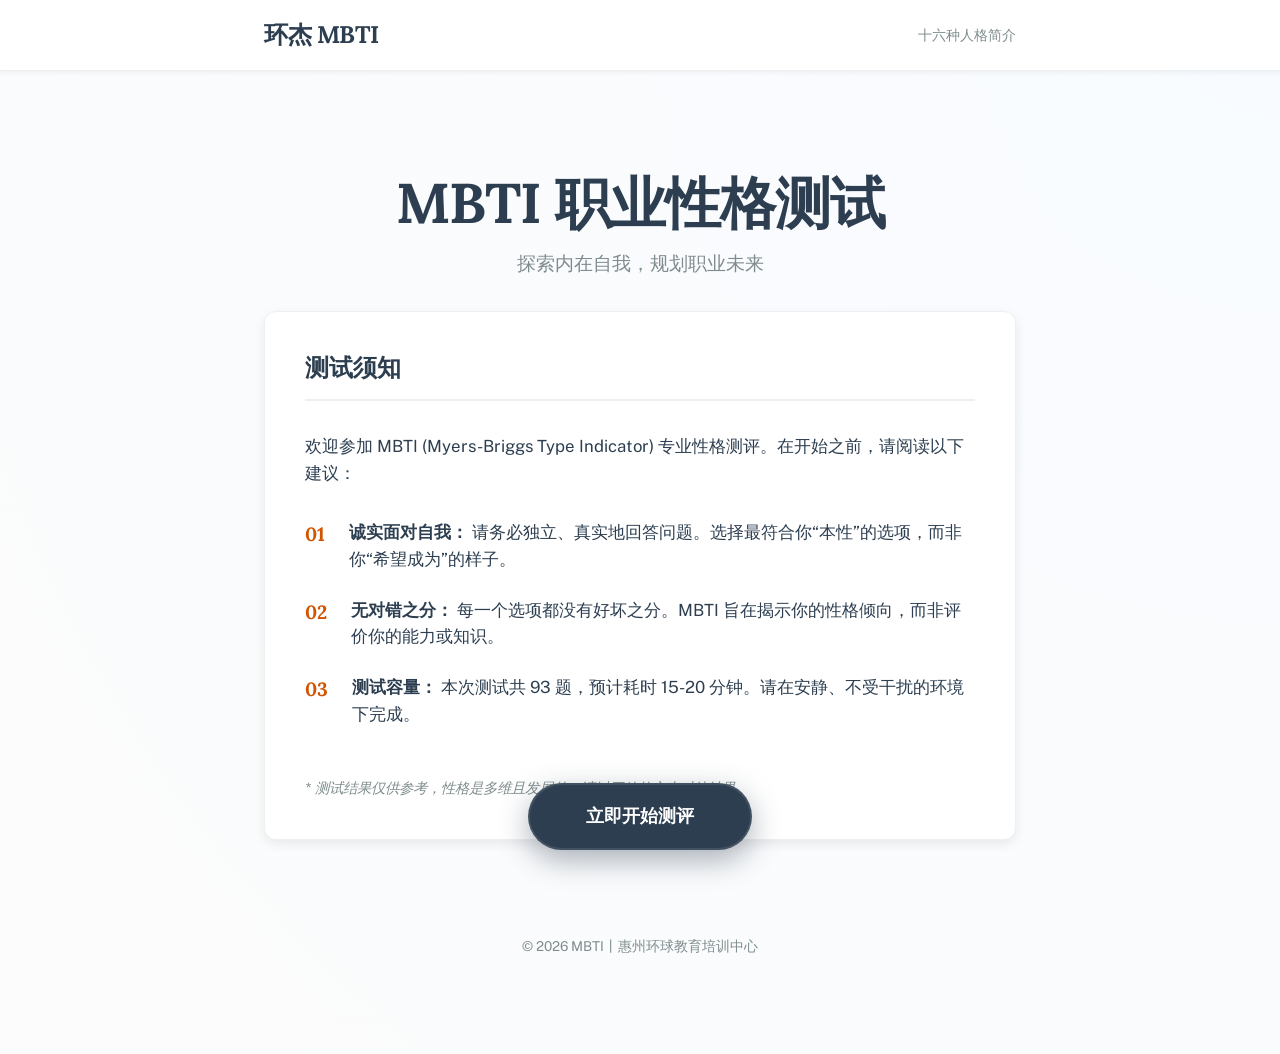
<file: index.html>
<!doctype html>
<html lang="zh-CN">

<head>
    <meta charset="utf-8">
    <meta http-equiv="X-UA-Compatible" content="IE=edge">
    <meta name="description" content="MBTI 职业性格测试 93 题版，提供十六型人格解析、优势特点与职业方向参考。">
    <meta name="viewport" content="width=device-width, initial-scale=1.0, maximum-scale=1.0, user-scalable=no">
    <title>MBTI 职业性格测试-惠州环球教育培训中心</title>
    <link rel="shortcut icon" href="./static/img/favicon.ico">
    <link rel="stylesheet" href="./static/css/mbti-design-system.css">
    <script src="./static/js/common/project-info.js"></script>
</head>

<body>
    <nav class="mbti-nav">
        <div class="container">
            <a href="./index.html" class="mbti-logo">环杰 MBTI</a>
            <ul class="mbti-nav-links">
                <li><a href="./personality-types.html">十六种人格简介</a></li>
            </ul>
        </div>
    </nav>

    <main class="mbti-container animate-fade-in">
        <header class="hero-section">
            <h1 class="hero-title">MBTI 职业性格测试</h1>
            <p class="hero-subtitle">探索内在自我，规划职业未来</p>
        </header>

        <section class="mbti-card">
            <h2 class="mb-3" style="border-bottom: 2px solid var(--border-color); padding-bottom: 1rem;">
                测试须知
            </h2>
            <div style="font-size: 1.05rem; color: var(--primary-color);">
                <p class="mb-3">欢迎参加 MBTI (Myers-Briggs Type Indicator) 专业性格测评。在开始之前，请阅读以下建议：</p>
                <ul class="instruction-list">
                    <li class="instruction-item">
                        <span class="instruction-number">01</span>
                        <span><strong>诚实面对自我：</strong> 请务必独立、真实地回答问题。选择最符合你“本性”的选项，而非你“希望成为”的样子。</span>
                    </li>
                    <li class="instruction-item">
                        <span class="instruction-number">02</span>
                        <span><strong>无对错之分：</strong> 每一个选项都没有好坏之分。MBTI 旨在揭示你的性格倾向，而非评价你的能力或知识。</span>
                    </li>
                    <li class="instruction-item">
                        <span class="instruction-number">03</span>
                        <span><strong>测试容量：</strong> 本次测试共 93 题，预计耗时 15-20 分钟。请在安静、不受干扰的环境下完成。</span>
                    </li>
                </ul>
                <p class="mt-4" style="font-style: italic; color: var(--text-muted); font-size: 0.9rem;">
                    * 测试结果仅供参考，性格是多维且发展的，请以开放的心态对待结果。
                </p>
            </div>
        </section>

        <footer class="mbti-footer">
            <p>&copy; 2026 MBTI丨惠州环球教育培训中心</p>
        </footer>
    </main>

    <div class="floating-action-bar">
        <a href="./mbti-test.html" class="btn-primary" style="width: 100%; max-width: 500px;">立即开始测评</a>
    </div>
</body>

</html>
</file>
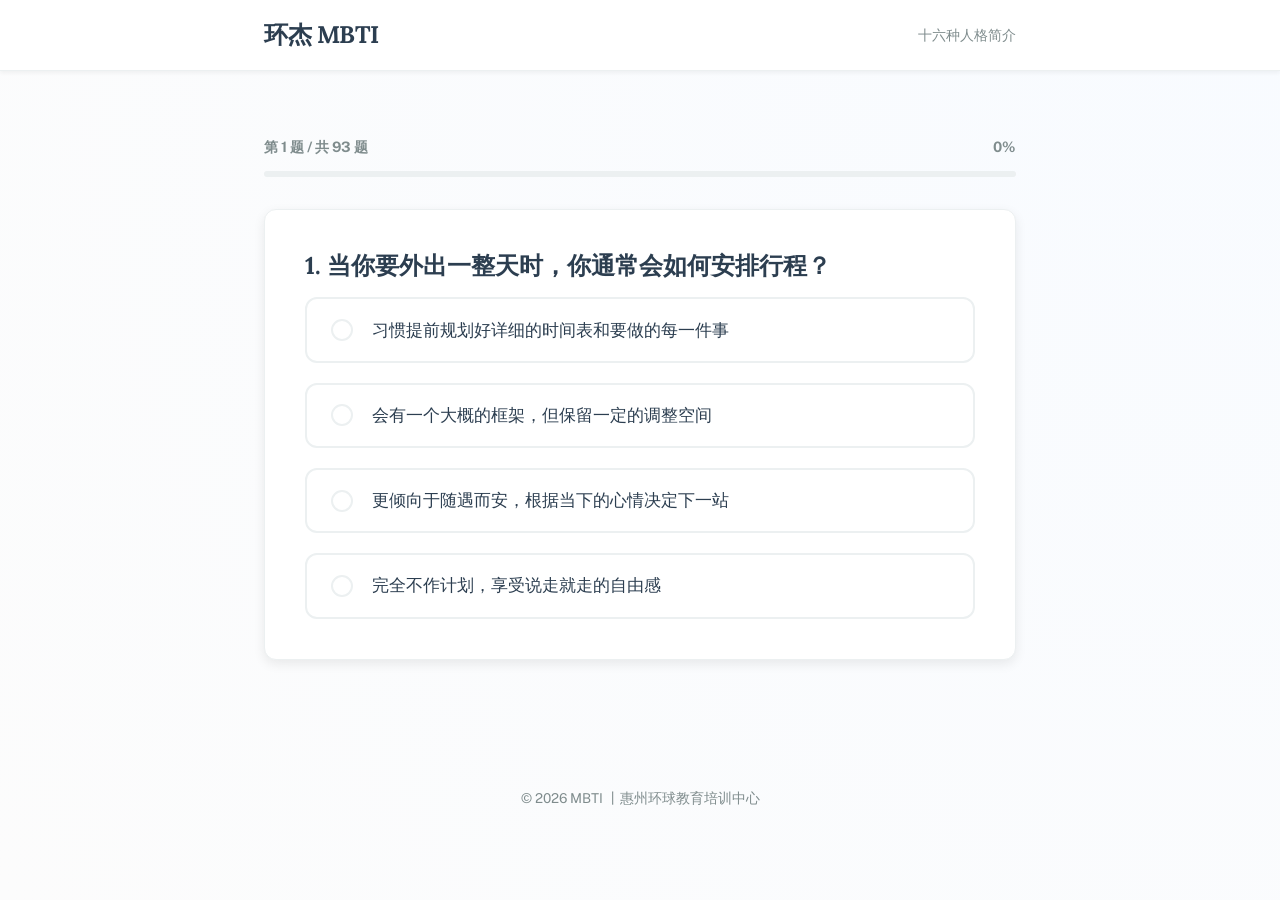
<file: mbti-test.html>
<!doctype html>
<html lang="zh-CN">

<head>
    <meta charset="utf-8">
    <meta http-equiv="X-UA-Compatible" content="IE=edge">
    <meta name="description" content="MBTI 职业性格测试共 93 题，基于四个维度计算人格类型。">
    <meta name="viewport" content="width=device-width, initial-scale=1.0, maximum-scale=1.0, user-scalable=no">
    <title>MBTI 职业性格测试 - 进行中</title>
    <link rel="shortcut icon" href="./static/img/favicon.ico">
    <link rel="stylesheet" href="./static/css/mbti-design-system.css">
    <script src="./static/js/common/scoring.js"></script>
    <script src="./static/js/pages/mbti-test.js"></script>
    <script src="./static/js/common/project-info.js"></script>
</head>

<body>
    <nav class="mbti-nav">
        <div class="container">
            <a href="./index.html" class="mbti-logo">环杰 MBTI</a>
            <ul class="mbti-nav-links">
                <li><a href="./personality-types.html">十六种人格简介</a></li>
            </ul>
        </div>
    </nav>

    <main class="mbti-container">
        <div style="margin-top: 2rem;">
            <div class="progress-info">
                <span id="current-progress-text">第 1 题 / 共 93 题</span>
                <span id="percentage-text">0%</span>
            </div>
            <div class="progress-container">
                <div class="progress-bar" id="mbti-progress"></div>
            </div>
        </div>

        <div id="mbtiquestion" class="question-wrapper">
            <!-- Questions will be injected here -->
            <div style="text-align: center; padding: 3rem;">
                <p style="color: var(--text-muted);">正在加载题库，请稍候...</p>
            </div>
        </div>
    </main>

    <footer class="mbti-footer">
        <p>&copy; 2026 MBTI 丨惠州环球教育培训中心</p>
    </footer>
</body>

</html>
</file>
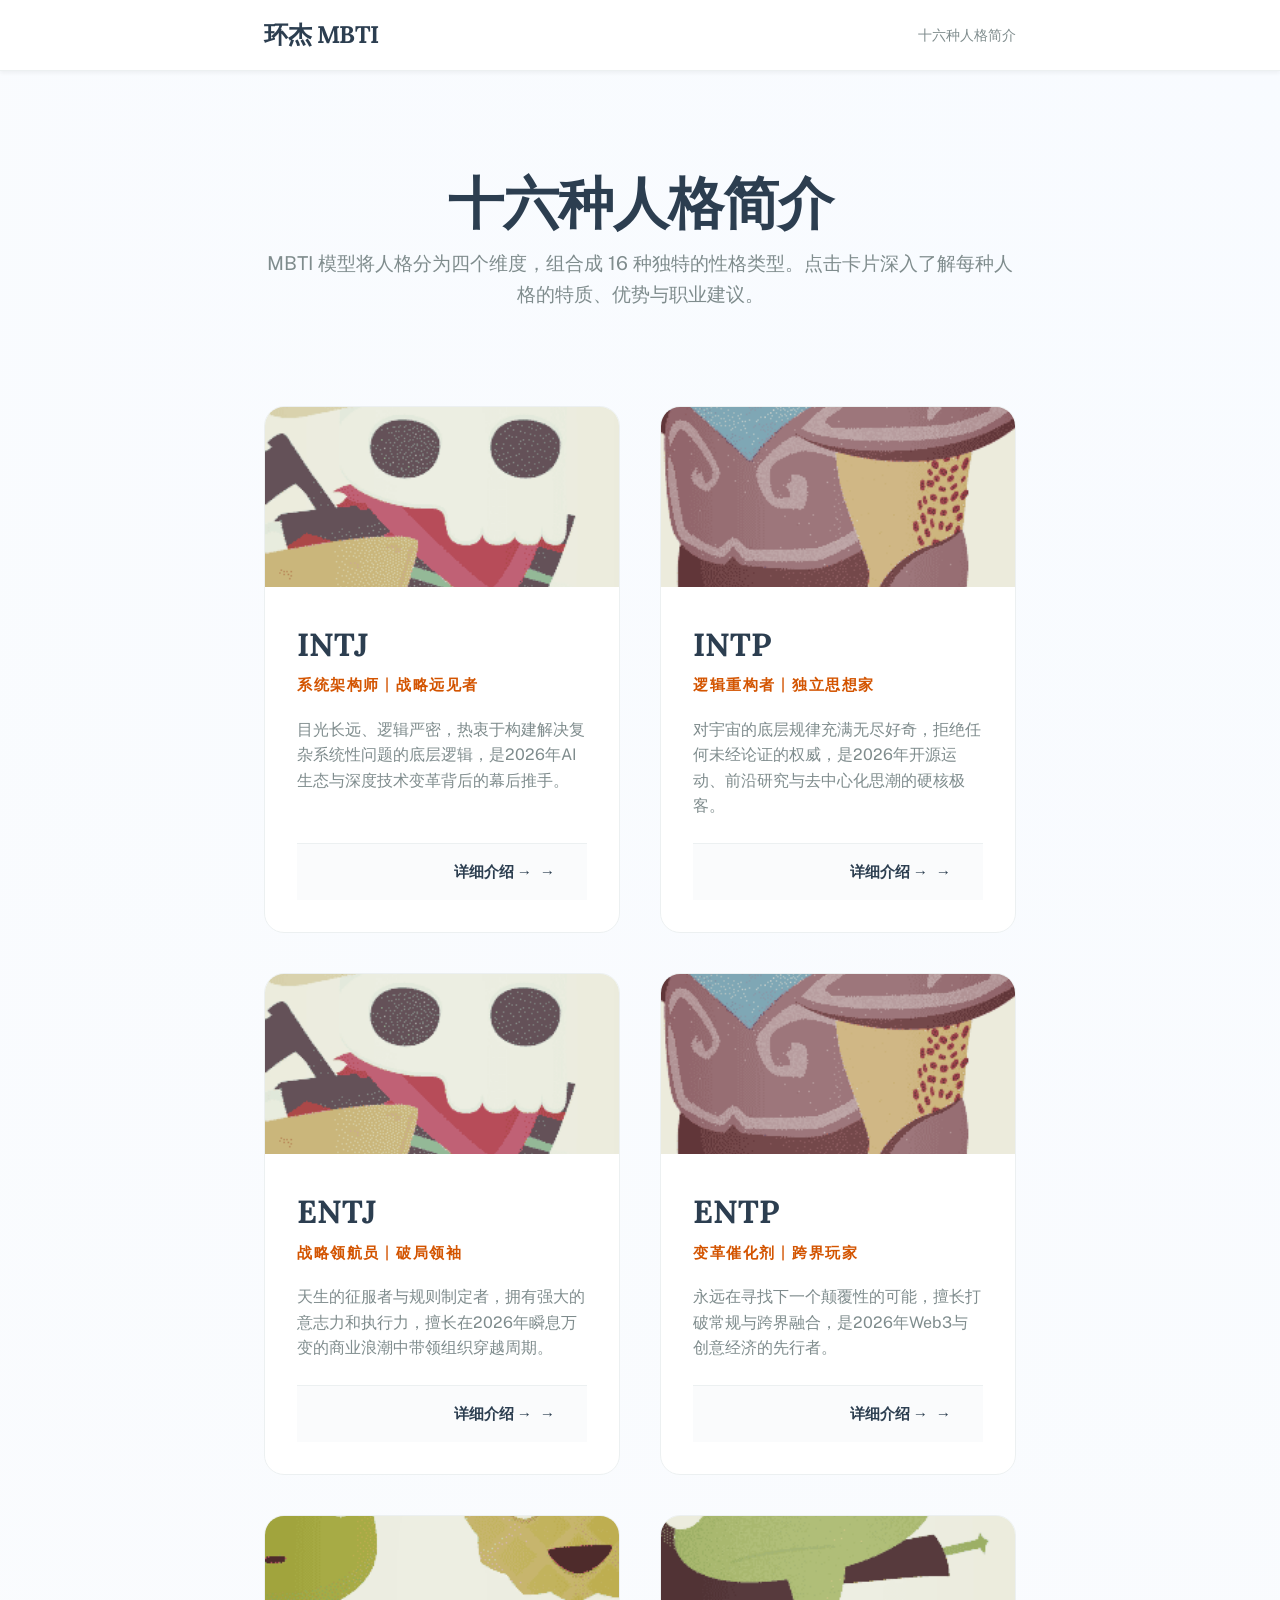
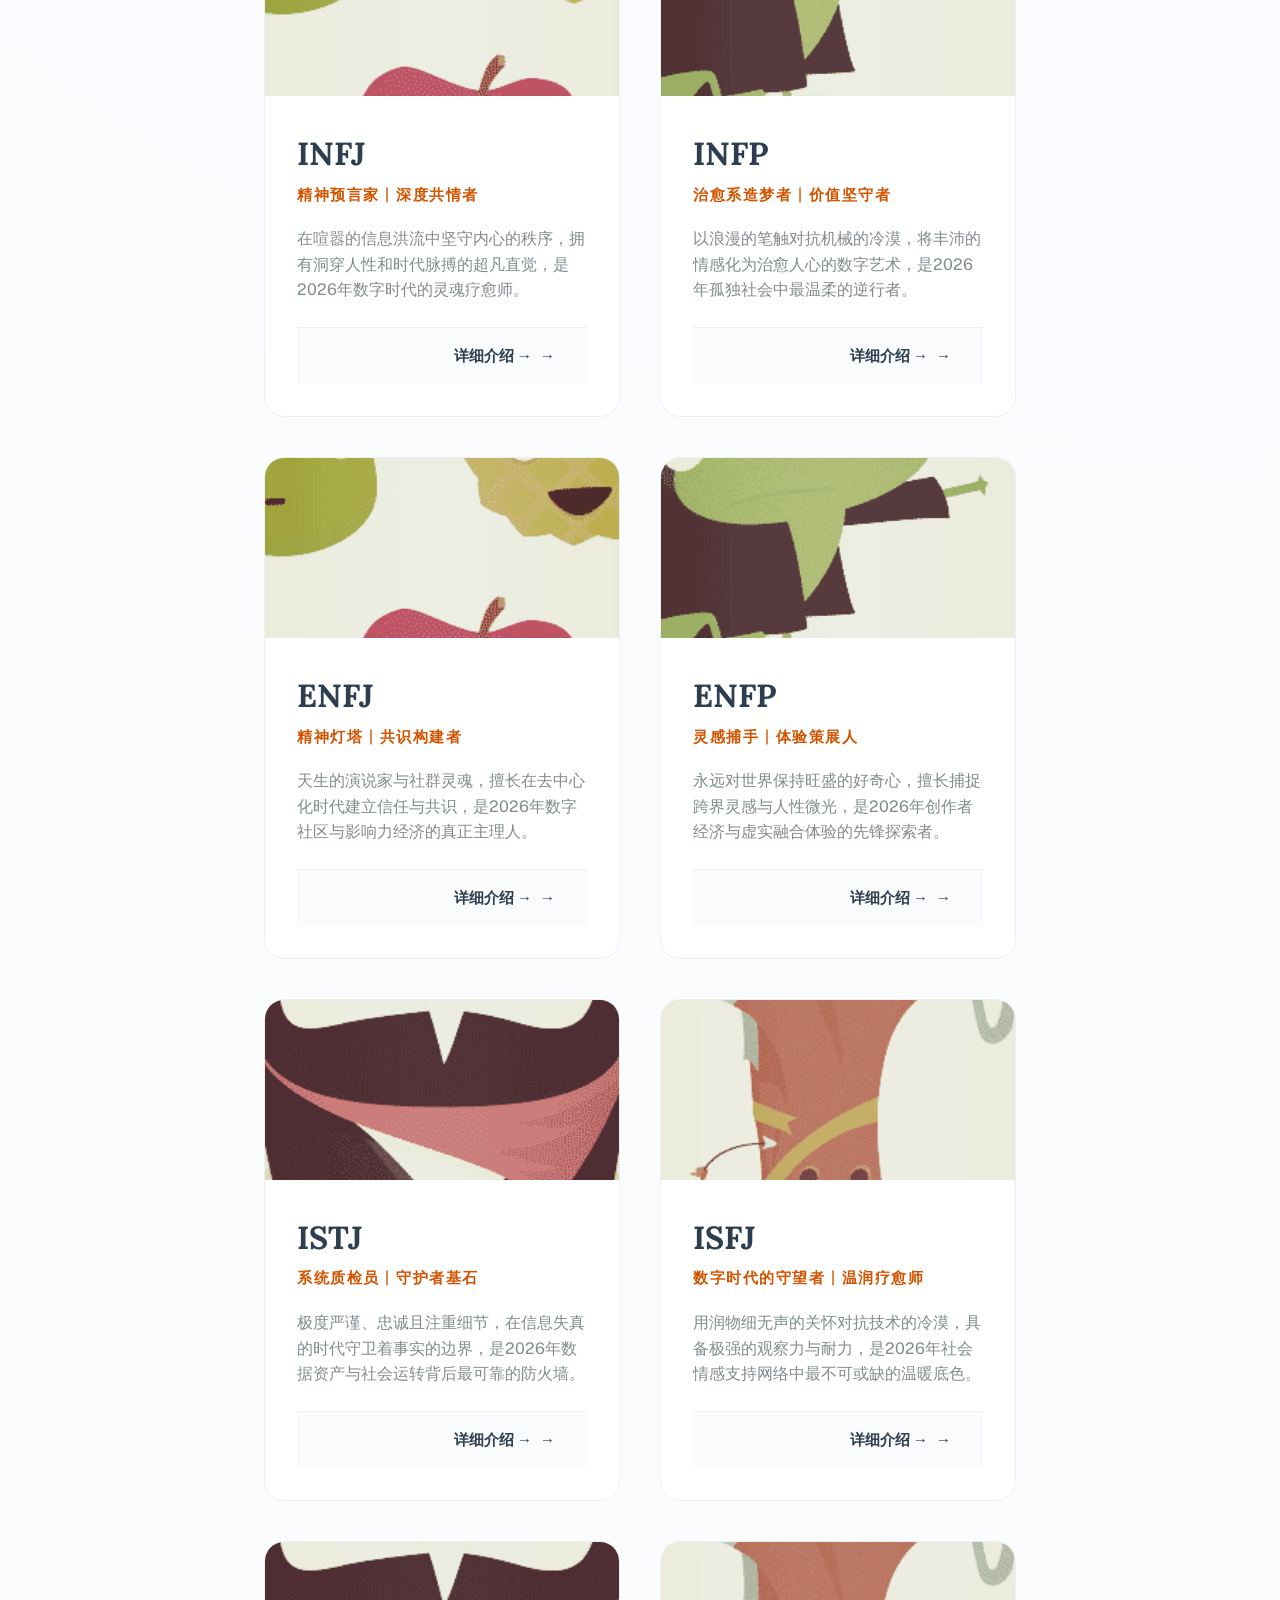
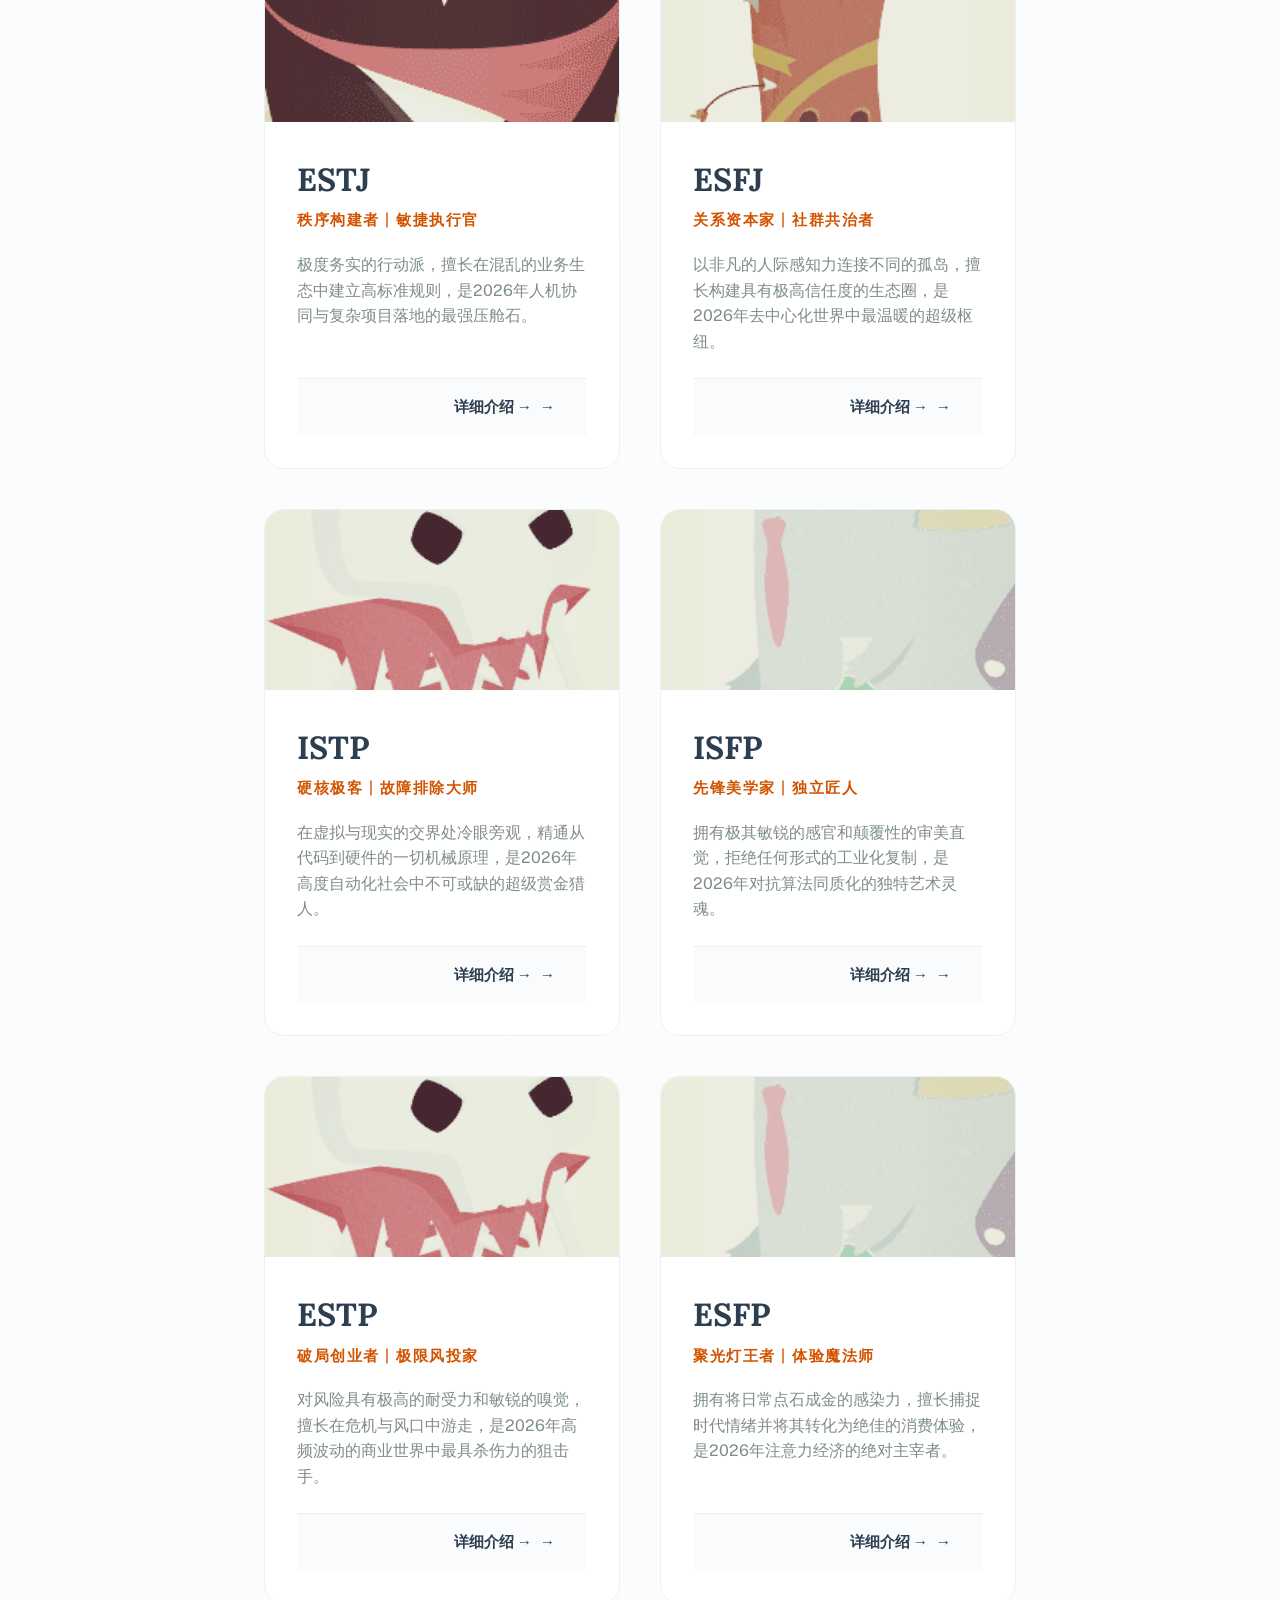
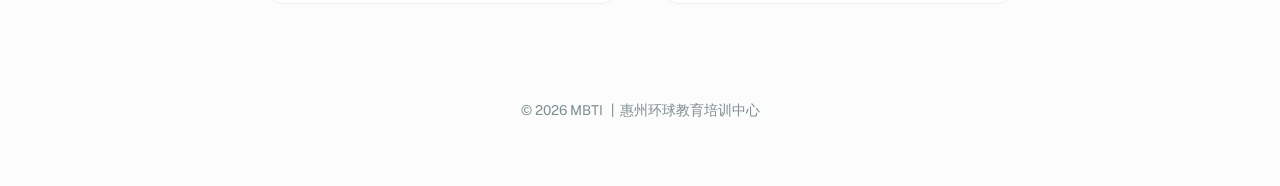
<file: personality-types.html>
<!DOCTYPE html>
<html lang="zh-CN">

<head>
    <meta http-equiv="Content-Type" content="text/html; charset=UTF-8">
    <meta http-equiv="X-UA-Compatible" content="IE=edge">
    <meta name="description" content="查看 MBTI 十六型人格简介，包括各人格类型的核心特点、性格倾向与详细解析入口。">
    <meta name="viewport" content="width=device-width, initial-scale=1">
    <title>MBTI 十六种人格简介</title>
    <link rel="shortcut icon" href="./static/img/favicon.ico">
    <link rel="stylesheet" href="./static/css/mbti-design-system.css">
    <script src="./static/js/vendor/jquery-3.7.1.min.js"></script>
    <script src="./static/js/common/project-info.js"></script>
    <script src="./static/js/pages/personality-index.js"></script>
</head>

<body>
    <nav class="mbti-nav">
        <div class="container">
            <a href="./index.html" class="mbti-logo">环杰 MBTI</a>
            <ul class="mbti-nav-links">
                <li><a href="./personality-types.html">十六种人格简介</a></li>
            </ul>
        </div>
    </nav>

    <main class="mbti-container">
        <header class="hero-section animate-fade-in">
            <h1 class="hero-title">十六种人格简介</h1>
            <p class="hero-subtitle">
                MBTI 模型将人格分为四个维度，组合成 16 种独特的性格类型。点击卡片深入了解每种人格的特质、优势与职业建议。
            </p>
        </header>

        <div id="grid" class="types-grid animate-fade-in">
            <!-- Cards will be injected here -->
            <p style="text-align: center; grid-column: 1/-1; padding: 4rem; color: var(--text-muted);">
                正在加载人格数据...
            </p>
        </div>
    </main>

    <footer class="mbti-footer">
        <p>&copy; 2026 MBTI 丨惠州环球教育培训中心</p>
    </footer>
</body>

</html>
</file>
<file: static/css/mbti-design-system.css>
@import url('https://fonts.googleapis.com/css2?family=Lora:ital,wght@0,400..700;1,400..700&family=Public+Sans:ital,wght@0,100..900;1,100..900&display=swap');

:root {
    --bg-color: #fcfcfc;
    --surface-color: #ffffff;
    --primary-color: #2c3e50;
    --primary-light: #34495e;
    --accent-color: #d35400;
    --text-main: #2c3e50;
    --text-muted: #7f8c8d;
    --border-color: #ecf0f1;
    --shadow-sm: 0 2px 4px rgba(0, 0, 0, 0.05);
    --shadow-md: 0 4px 12px rgba(0, 0, 0, 0.08);
    --shadow-lg: 0 10px 30px rgba(0, 0, 0, 0.1);
    --font-heading: 'Lora', serif;
    --font-body: 'Public Sans', sans-serif;
    --container-width: 800px;
    --transition-base: all 0.3s cubic-bezier(0.4, 0, 0.2, 1);
}

* {
    box-sizing: border-box;
    margin: 0;
    padding: 0;
}

body {
    background: radial-gradient(circle at top right, #f8fbff 0%, var(--bg-color) 100%);
    color: var(--text-main);
    font-family: var(--font-body);
    line-height: 1.6;
    min-height: 100vh;
    -webkit-font-smoothing: antialiased;
}

h1,
h2,
h3,
h4 {
    font-family: var(--font-heading);
    font-weight: 700;
    line-height: 1.3;
    margin-bottom: 1rem;
}

a {
    color: var(--primary-color);
    text-decoration: none;
    transition: all 0.3s ease;
}

a:hover {
    color: var(--accent-color);
}

.mbti-container {
    max-width: var(--container-width);
    margin: 0 auto;
    padding: 2rem 1.5rem;
}

/* Navbar Modernization */
.mbti-nav {
    background: var(--surface-color);
    border-bottom: 1px solid var(--border-color);
    padding: 1rem 0;
    position: sticky;
    top: 0;
    z-index: 1000;
    /* Higher than ToC */
    box-shadow: var(--shadow-sm);
}

.mbti-nav .container {
    max-width: var(--container-width);
    margin: 0 auto;
    padding: 0 1.5rem;
    display: flex;
    justify-content: space-between;
    align-items: center;
}

.mbti-logo {
    font-family: var(--font-heading);
    font-size: 1.5rem;
    font-weight: 800;
    letter-spacing: -0.5px;
}

.mbti-nav-links {
    list-style: none;
    display: flex;
    gap: 2rem;
}

.mbti-nav-links a {
    font-size: 0.9rem;
    font-weight: 500;
    color: var(--text-muted);
}

.mbti-nav-links a:hover {
    color: var(--primary-color);
}

/* Cards */
.mbti-card {
    background: var(--surface-color);
    border-radius: 12px;
    padding: 2.5rem;
    box-shadow: var(--shadow-md);
    margin-bottom: 2rem;
    border: 1px solid var(--border-color);
    display: flex;
    flex-direction: column;
}

/* --- Table of Contents Navigation --- */
.mbti-toc-container {
    position: sticky;
    top: 70px;
    /* Below main nav (approx 60-70px) */
    z-index: 900;
    background: var(--surface-color);
    /* Use a solid background */
    margin: 0 0 2rem 0;
    padding: 1rem 1.5rem;
    border-bottom: 1px solid var(--border-color);
    box-shadow: 0 4px 12px rgba(0, 0, 0, 0.05);
    border-radius: 12px;
}

#personality-content h3 {
    scroll-margin-top: 140px;
    /* Prevents headers from being hidden under the sticky bars */
}

.mbti-toc {
    display: flex;
    gap: 1.5rem;
    overflow-x: auto;
    scrollbar-width: none;
    list-style: none;
    padding: 0;
    margin: 0;
    white-space: nowrap;
    scroll-behavior: smooth;
    -webkit-overflow-scrolling: touch;
}

.mbti-toc::-webkit-scrollbar {
    display: none;
}

.mbti-toc-item {
    white-space: nowrap;
}

.mbti-toc-item a {
    font-size: 0.95rem;
    color: var(--text-muted);
    text-decoration: none;
    transition: all 0.3s ease;
    font-weight: 500;
    padding-bottom: 0.5rem;
    display: block;
    border-bottom: 2px solid transparent;
}

.mbti-toc-item a:hover,
.mbti-toc-item a.active {
    color: var(--secondary-color);
    border-bottom-color: var(--secondary-color);
}

/* Buttons */
.btn-primary {
    display: inline-block;
    background-color: var(--primary-color);
    color: white !important;
    padding: 0.8rem 2.5rem;
    border-radius: 30px;
    font-weight: 600;
    font-size: 1rem;
    border: none;
    cursor: pointer;
    transition: all 0.3s cubic-bezier(0.4, 0, 0.2, 1);
    box-shadow: 0 4px 14px rgba(44, 62, 80, 0.3);
}

.btn-primary:hover {
    transform: translateY(-2px);
    box-shadow: 0 6px 20px rgba(44, 62, 80, 0.4);
    background-color: var(--primary-light);
}

/* Progress Bar */
.progress-container {
    height: 6px;
    background: var(--border-color);
    border-radius: 3px;
    margin-bottom: 2rem;
    overflow: hidden;
}

.progress-bar {
    height: 100%;
    background: var(--primary-color);
    width: 0;
    transition: width 0.5s ease;
}

/* Footer (optional) */
.mbti-footer {
    text-align: center;
    padding: 4rem 0;
    color: var(--text-muted);
    font-size: 0.85rem;
}

/* Animation */
@keyframes fadeIn {
    from {
        opacity: 0;
        transform: translateY(15px);
    }

    to {
        opacity: 1;
        transform: translateY(0);
    }
}

@keyframes fadeOut {
    from {
        opacity: 1;
        transform: translateY(0);
    }

    to {
        opacity: 0;
        transform: translateY(-15px);
    }
}

.animate-fade-in {
    animation: fadeIn 0.6s cubic-bezier(0.4, 0, 0.2, 1) forwards;
}

.animate-fade-out {
    animation: fadeOut 0.4s cubic-bezier(0.4, 0, 0.2, 1) forwards;
}

/* Helper Classes */
.text-center {
    text-align: center;
}

.mb-1 {
    margin-bottom: 0.5rem;
}

.mb-2 {
    margin-bottom: 1rem;
}

.mb-3 {
    margin-bottom: 2rem;
}

.mb-4 {
    margin-bottom: 3rem;
}

.mt-1 {
    margin-top: 0.5rem;
}

.mt-2 {
    margin-top: 1rem;
}

.mt-3 {
    margin-top: 2rem;
}

.mt-4 {
    margin-top: 3rem;
}

.hero-section {
    text-align: center;
    padding: 4rem 0 2rem;
}

.hero-title {
    font-size: 3.5rem;
    margin-bottom: 0.5rem;
    letter-spacing: -1px;
}

.hero-subtitle {
    color: var(--text-muted);
    font-size: 1.2rem;
}

.instruction-list {
    list-style: none;
    padding: 0;
}

.instruction-item {
    margin-bottom: 1.5rem;
    display: flex;
    align-items: flex-start;
}

.instruction-number {
    color: var(--accent-color);
    font-weight: 800;
    margin-right: 1.5rem;
    font-family: var(--font-heading);
    font-size: 1.2rem;
}

.action-bar {
    display: flex;
    justify-content: center;
    gap: 1.5rem;
    margin-top: 4rem;
}

/* Page Specific Blocks (Moved from pages) */
.question-wrapper {
    min-height: 400px;
    display: flex;
    flex-direction: column;
    justify-content: center;
}

.mbti-radio-group {
    display: flex;
    flex-direction: column;
    gap: 1rem;
    margin-top: 2rem;
}

/* Professional 4-Option Layout */
.mbti-options-group {
    display: flex;
    flex-direction: column;
    gap: 1.2rem;
    width: 100%;
}

.mbti-option-item {
    display: flex;
    align-items: center;
    padding: 1.2rem 1.5rem;
    border: 2px solid var(--border-color);
    border-radius: 12px;
    cursor: pointer;
    transition: all 0.3s cubic-bezier(0.4, 0, 0.2, 1);
    background: white;
    position: relative;
    user-select: none;
}

.mbti-option-item:hover {
    border-color: var(--primary-color);
    background-color: #f8fbff;
    transform: translateY(-2px);
    box-shadow: 0 4px 12px rgba(0, 0, 0, 0.05);
}

.mbti-option-item input {
    position: absolute;
    opacity: 0;
}

.mbti-option-item .option-text {
    font-size: 1.05rem;
    color: var(--text-main);
    flex-grow: 1;
    line-height: 1.4;
}

.mbti-option-item .option-check {
    width: 22px;
    height: 22px;
    border: 2px solid var(--border-color);
    border-radius: 50%;
    margin-right: 1.2rem;
    display: flex;
    align-items: center;
    justify-content: center;
    transition: all 0.3s ease;
    flex-shrink: 0;
}

.mbti-option-item input:checked+.option-check {
    border-color: var(--primary-color);
    background: var(--primary-color);
}

.mbti-option-item input:checked+.option-check::after {
    content: '';
    width: 8px;
    height: 8px;
    background: white;
    border-radius: 50%;
}

.mbti-option-item.selected {
    border-color: var(--primary-color);
    background: #f0f7ff;
    box-shadow: 0 4px 20px rgba(44, 62, 80, 0.08);
}

.progress-info {
    display: flex;
    justify-content: space-between;
    margin-bottom: 0.8rem;
    font-size: 0.9rem;
    color: var(--text-muted);
    font-weight: 700;
}

/* Result Detail Styling */
.result-header {
    text-align: center;
    padding: 6rem 1rem 4rem;
    background: var(--primary-color);
    color: white;
    border-radius: 0 0 60px 60px;
    margin-bottom: -60px;
    position: relative;
    overflow: hidden;
}

.result-header::before {
    content: '';
    position: absolute;
    top: 0;
    left: 0;
    right: 0;
    bottom: 0;
    background: radial-gradient(circle at center, rgba(255, 255, 255, 0.1) 0%, transparent 70%);
}

.result-type-code {
    font-size: 6rem;
    font-weight: 800;
    letter-spacing: 8px;
    margin-bottom: 0;
    font-family: var(--font-heading);
    line-height: 1;
}

.result-subtitle {
    font-size: 1.8rem;
    opacity: 0.9;
    font-weight: 300;
    margin-top: 1rem;
}

.content-card {
    background: white;
    border-radius: 24px;
    padding: 4rem;
    box-shadow: var(--shadow-lg);
    position: relative;
    z-index: 10;
    border: 1px solid var(--border-color);
}

#personality-content h3 {
    margin-top: 3rem;
    margin-bottom: 1.5rem;
    color: var(--primary-color);
    border-left: 5px solid var(--accent-color);
    padding-left: 1.5rem;
    font-size: 1.6rem;
}

#personality-content p {
    margin-bottom: 1.5rem;
    font-size: 1.1rem;
    color: #34495e;
    text-align: justify;
}

.btn-outline {
    display: inline-block;
    padding: 0.8rem 2.5rem;
    border: 2px solid var(--primary-color);
    color: var(--primary-color);
    border-radius: 30px;
    font-weight: 600;
    transition: var(--transition-base);
}

.btn-outline:hover {
    background: var(--primary-color);
    color: white !important;
    transform: translateY(-2px);
    box-shadow: var(--shadow-md);
}

/* Personality Grid */
.types-grid {
    display: grid;
    grid-template-columns: repeat(auto-fill, minmax(320px, 1fr));
    gap: 2.5rem;
    margin-top: 4rem;
}

.personality-card {
    background: white;
    border-radius: 20px;
    overflow: hidden;
    border: 1px solid var(--border-color);
    transition: var(--transition-base);
    display: flex;
    flex-direction: column;
    height: 100%;
}

.personality-card:hover {
    transform: translateY(-10px);
    box-shadow: var(--shadow-lg);
    border-color: var(--primary-color);
}

.card-image-wrapper {
    height: 180px;
    background: #f0f4f8;
    display: flex;
    align-items: center;
    justify-content: center;
    overflow: hidden;
}

.card-image-wrapper img {
    width: 100%;
    height: 100%;
    object-fit: cover;
    opacity: 0.9;
    transition: transform 0.6s cubic-bezier(0.4, 0, 0.2, 1);
}

.personality-card:hover .card-image-wrapper img {
    transform: scale(1.08);
    opacity: 1;
}

.card-content {
    padding: 2rem;
    flex-grow: 1;
    display: flex;
    flex-direction: column;
}

.card-type {
    font-family: var(--font-heading);
    font-size: 2rem;
    font-weight: 800;
    color: var(--primary-color);
    margin-bottom: 0.2rem;
}

.card-subtitle {
    font-size: 0.95rem;
    color: var(--accent-color);
    font-weight: 600;
    text-transform: uppercase;
    letter-spacing: 1.5px;
    margin-bottom: 1.2rem;
}

.card-description {
    font-size: 1rem;
    color: var(--text-muted);
    line-height: 1.6;
    margin-bottom: 1.5rem;
}

.card-footer {
    margin-top: auto;
    border-top: 1px solid var(--border-color);
    padding: 1rem 2rem;
    text-align: right;
    background: #fafbfc;
}

.learn-more {
    font-size: 0.95rem;
    font-weight: 700;
    color: var(--primary-color);
    display: flex;
    align-items: center;
    justify-content: flex-end;
    gap: 0.5rem;
}

.learn-more::after {
    content: '→';
    transition: transform 0.3s ease;
}

/* Responsive Design */
@media (max-width: 768px) {
    :root {
        --container-width: 95%;
    }

    body {
        font-size: 15px;
    }

    .mbti-container {
        padding: 1rem;
    }

    .hero-title {
        font-size: 2.2rem;
    }

    .hero-section {
        padding: 2rem 0 1rem;
    }

    .mbti-nav .container {
        padding: 0 1rem;
    }

    .mbti-nav-links {
        gap: 1rem;
    }

    .hero-subtitle {
        font-size: 1rem;
    }

    .mbti-card {
        padding: 1.5rem;
        border-radius: 16px;
        margin-bottom: 1.5rem;
    }

    .progress-container {
        margin-bottom: 1.5rem;
    }

    .instruction-item {
        margin-bottom: 1rem;
    }

    .instruction-number {
        margin-right: 1rem;
    }

    .result-header {
        padding: 4rem 1rem 3rem;
        border-radius: 0 0 40px 40px;
    }

    .result-type-code {
        font-size: 4rem;
        letter-spacing: 4px;
    }

    .result-subtitle {
        font-size: 1.4rem;
    }

    .content-card {
        padding: 2rem 1.5rem;
    }

    .types-grid {
        grid-template-columns: 1fr;
        gap: 1.5rem;
    }

    .card-type {
        font-size: 1.8rem;
    }

    .action-bar {
        flex-direction: column;
        gap: 1rem;
        margin-top: 2rem;
    }

    .btn-primary,
    .btn-outline {
        width: 100%;
        text-align: center;
    }

    .mbti-toc-container {
        top: 60px;
        /* Mobile nav is usually shorter */
        margin: 0 -1rem 1.5rem -1rem;
        padding: 0.8rem 1rem;
        border-radius: 0;
        width: calc(100% + 2rem);
    }

    .mbti-toc {
        gap: 1rem;
    }
}

/* --- Share Poster Modal --- */
.share-modal {
    position: fixed;
    top: 0;
    left: 0;
    width: 100%;
    height: 100%;
    background: rgba(0, 0, 0, 0.85);
    z-index: 2000;
    display: none;
    justify-content: center;
    align-items: center;
    backdrop-filter: blur(8px);
    padding: 2rem;
}

.share-modal.active {
    display: flex;
}

.modal-content {
    background: white;
    border-radius: 20px;
    padding: 1.5rem;
    max-width: 500px;
    width: 100%;
    position: relative;
    text-align: center;
    animation: modalSlideIn 0.4s cubic-bezier(0.16, 1, 0.3, 1);
}

@keyframes modalSlideIn {
    from {
        transform: translateY(30px);
        opacity: 0;
    }

    to {
        transform: translateY(0);
        opacity: 1;
    }
}

.generated-image {
    width: 100%;
    border-radius: 12px;
    box-shadow: 0 10px 30px rgba(0, 0, 0, 0.2);
    margin-bottom: 1.5rem;
}

.modal-close {
    position: absolute;
    top: -40px;
    right: 0;
    color: white;
    font-size: 2rem;
    cursor: pointer;
    background: none;
    border: none;
}

/* --- Poster Template (Hidden from view) --- */
.poster-template {
    position: absolute;
    left: -9999px;
    top: -9999px;
    width: 450px;
    height: 600px;
    background: #fff;
    overflow: hidden;
}

.poster-body {
    width: 100%;
    height: 100%;
    padding: 2.2rem 2rem;
    background: #ffffff;
    position: relative;
    display: flex;
    flex-direction: column;
    justify-content: space-between;
    border: 12px solid #f8f9fa;
    box-sizing: border-box;
}

.poster-bg-img {
    position: absolute;
    top: 0;
    left: 0;
    width: 100%;
    height: 100%;
    object-fit: contain;
    opacity: 0.12;
    /* Slightly higher for better visibility in capture */
    z-index: 0;
}

.poster-header {
    text-align: center;
    margin-bottom: 1.5rem;
    position: relative;
    z-index: 1;
}

.poster-type-code {
    font-family: var(--font-heading);
    font-size: 4.8rem;
    color: var(--primary-color);
    line-height: 1;
    margin-bottom: 0.2rem;
    font-weight: 800;
    letter-spacing: -2px;
}

.poster-subtitle {
    font-size: 1.4rem;
    color: var(--secondary-color);
    font-weight: 600;
    letter-spacing: 2px;
}

.poster-traits {
    display: flex;
    flex-direction: column;
    gap: 12px;
    margin-bottom: 1.5rem;
    padding: 0 1rem;
    position: relative;
    z-index: 1;
}

.trait-bar-group {
    display: flex;
    align-items: center;
    gap: 12px;
    width: 100%;
}

.trait-label-group {
    display: flex;
    align-items: center;
    gap: 8px;
    color: #cbd5e0;
}

.trait-label-group.left {
    width: 70px;
    justify-content: flex-start;
}

.trait-label-group.right {
    width: 70px;
    justify-content: flex-end;
}

.trait-letter {
    width: 14px;
    font-size: 0.9rem;
    font-weight: 800;
    text-align: center;
}

.trait-name {
    font-size: 0.75rem;
    font-weight: 600;
}

/* Color Coding for Active Labels and Bars */
.bar-ei.active,
.bar-ei .active {
    color: #10b981;
}

.bar-sn.active,
.bar-sn .active {
    color: #ef4444;
}

.bar-tf.active,
.bar-tf .active {
    color: #f59e0b;
}

.bar-jp.active,
.bar-jp .active {
    color: #06b6d4;
}

.trait-bar-bg {
    flex-grow: 1;
    height: 10px;
    background: #f1f5f9;
    border-radius: 5px;
    position: relative;
    overflow: hidden;
}

.trait-bar-fill {
    position: absolute;
    height: 100%;
    border-radius: 7px;
    transition: all 0.3s ease;
}

/* Dimension Specific Colors */
.bar-ei .trait-bar-fill {
    background: linear-gradient(90deg, #a7f3d0, #10b981);
}

.bar-sn .trait-bar-fill {
    background: linear-gradient(90deg, #fecaca, #ef4444);
}

.bar-tf .trait-bar-fill {
    background: linear-gradient(90deg, #fef08a, #f59e0b);
}

.bar-jp .trait-bar-fill {
    background: linear-gradient(90deg, #99f6e4, #06b6d4);
}

.poster-description {
    font-size: 0.88rem;
    line-height: 1.5;
    color: #444;
    margin-bottom: 1.2rem;
    padding: 0.8rem 1.2rem;
    background: #fcfcfc;
    border-left: 3px solid var(--primary-color);
    text-align: justify;
    position: relative;
    z-index: 1;
    font-style: italic;
    border-radius: 0 10px 10px 0;
}

.poster-description::before {
    content: '"';
    position: absolute;
    top: 0;
    left: 10px;
    font-size: 3rem;
    color: var(--primary-color);
    opacity: 0.1;
    font-family: serif;
}

.poster-footer {
    display: flex;
    justify-content: space-between;
    align-items: flex-end;
    border-top: 2px solid var(--primary-color);
    padding-top: 1.5rem;
    position: relative;
    z-index: 1;
}

.poster-top-logo {
    position: absolute;
    top: 1.2rem;
    left: 1.5rem;
    max-height: 18px;
    width: auto;
    object-fit: contain;
    z-index: 2;
}

.poster-branding {
    text-align: left;
}

.poster-branding-text {
    display: flex;
    flex-direction: column;
}

.floating-action-bar {
    position: fixed !important;
    bottom: 50px !important;
    left: 50% !important;
    transform: translateX(-50%) !important;
    width: auto !important;
    max-width: 90% !important;
    background: none !important;
    backdrop-filter: none !important;
    -webkit-backdrop-filter: none !important;
    padding: 0 !important;
    box-shadow: none !important;
    z-index: 9999 !important;
    display: flex !important;
    justify-content: center !important;
    border: none !important;
}

.floating-action-bar .btn-primary {
    box-shadow: 0 10px 30px rgba(44, 62, 80, 0.4) !important;
    padding: 1.1rem 3.5rem !important;
    border-radius: 50px !important;
    font-size: 1.1rem !important;
    white-space: nowrap !important;
    border: 2px solid rgba(255, 255, 255, 0.1) !important;
}

.mbti-footer {
    padding-bottom: 4rem !important;
}

.poster-tagline {
    font-size: 0.75rem;
    color: var(--text-muted);
}

.poster-qr {
    text-align: right;
}

/* 进度条百分比样式 */
.trait-percent {
    font-size: 14px;
    font-weight: 700;
    margin: 0 6px;
    opacity: 0.8;
}

.trait-label-group.left.active .trait-percent {
    color: inherit;
}

.trait-label-group.right.active .trait-percent {
    color: inherit;
}

.trait-label-group {
    display: flex;
    align-items: center;
    gap: 4px;
    min-width: 65px; /* 增加宽度，防止拥挤 */
    white-space: nowrap; /* 强制不换行 */
}

/* 进度条百分比样式优化 */
.trait-percent {
    position: absolute;
    top: 50%;
    transform: translateY(-50%);
    font-size: 11px;
    font-weight: 800;
    z-index: 2;
    text-shadow: 0 0 3px rgba(255, 255, 255, 0.8);
    pointer-events: none;
    color: var(--primary-color);
}

/* 当进度条在左侧填充时，百分比靠左对齐并稍微偏移 */
.trait-label-group.left.active + .trait-bar-bg .trait-percent {
    left: 8px;
}

/* 当进度条从右侧填充时，百分比靠右对齐 */
.trait-label-group.right.active .trait-percent {
    right: 8px;
    position: absolute;
    top: 50%;
    transform: translateY(-50%);
}

.page-trait-row {
    display: flex;
    align-items: center;
    gap: 15px;
    margin-bottom: 12px;
}

.dim-label-group {
    display: flex;
    align-items: center;
    gap: 6px;
    min-width: 75px;
    color: rgba(255, 255, 255, 0.4);
    font-size: 0.85rem;
    white-space: nowrap;
}

.dim-label-group.left { justify-content: flex-end; }
.dim-label-group.right { justify-content: flex-start; }

.dim-label-group.active {
    color: #fff;
    font-weight: 700;
}

.dim-letter {
    font-family: 'Georgia', serif;
    font-weight: 900;
    font-size: 1rem;
}

.dim-name {
    font-size: 0.8rem;
}

.page-trait-bar-bg {
    flex: 1;
    height: 12px;
    background: rgba(255, 255, 255, 0.1);
    border-radius: 6px;
    position: relative;
    overflow: hidden;
}

.page-trait-bar-fill {
    position: absolute;
    height: 100%;
    border-radius: 6px;
    transition: width 1s ease-out;
}

/* 结果页内置进度条及文字着色 */
.page-trait-row.bar-ei .page-trait-bar-fill { background: #2ecc71; } /* 鲜绿色 */
.page-trait-row.bar-sn .page-trait-bar-fill { background: #e74c3c; } /* 鲜红色 */
.page-trait-row.bar-tf .page-trait-bar-fill { background: #f1c40f; } /* 鲜黄色 */
.page-trait-row.bar-jp .page-trait-bar-fill { background: #1abc9c; } /* 鲜青色 */

/* 文字颜色同步逻辑 */
.page-trait-row.bar-ei .dim-label-group.active { color: #2ecc71 !important; }
.page-trait-row.bar-sn .dim-label-group.active { color: #e74c3c !important; }
.page-trait-row.bar-tf .dim-label-group.active { color: #f1c40f !important; }
.page-trait-row.bar-jp .dim-label-group.active { color: #1abc9c !important; }

.page-trait-percent {
    position: absolute;
    top: 50%;
    transform: translateY(-50%);
    font-size: 0.7rem;
    color: #fff;
    font-weight: 700;
    text-shadow: 0 0 4px rgba(0,0,0,0.5);
    pointer-events: none;
    z-index: 1;
}
</file>
